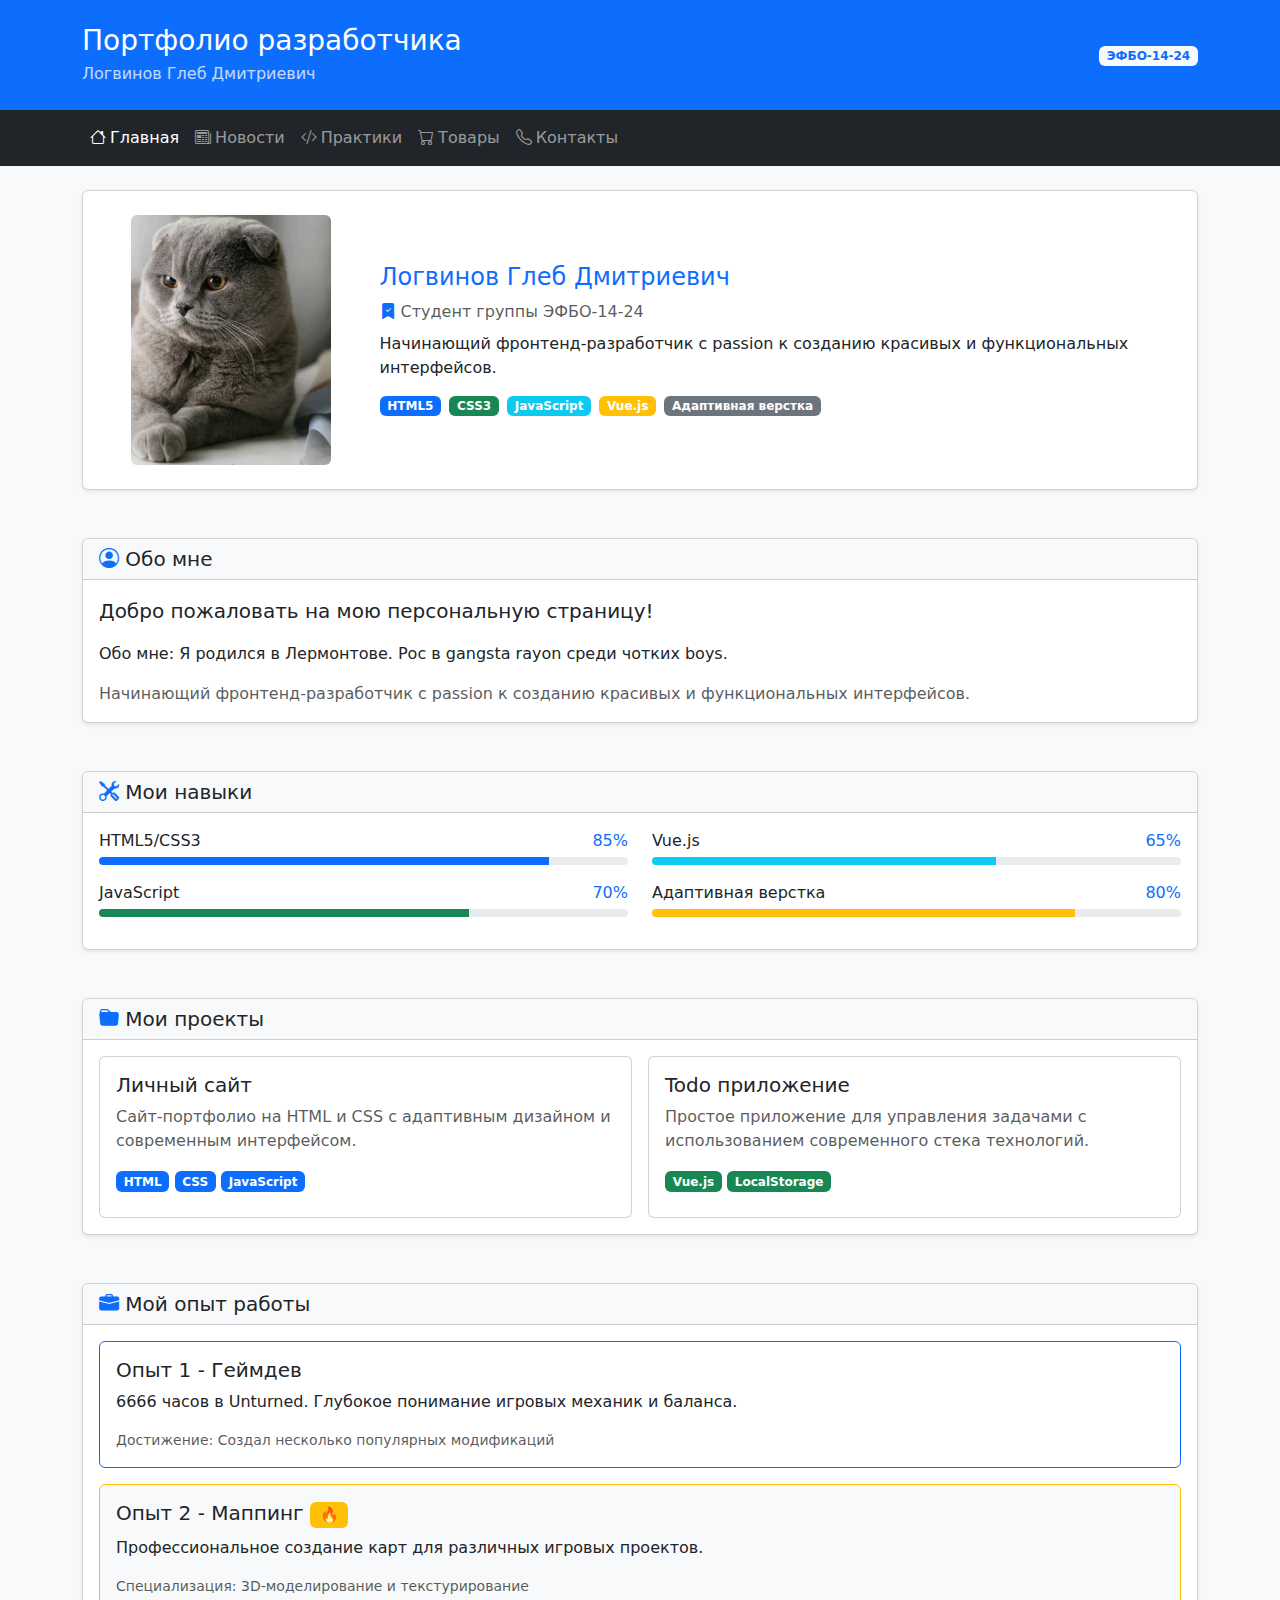
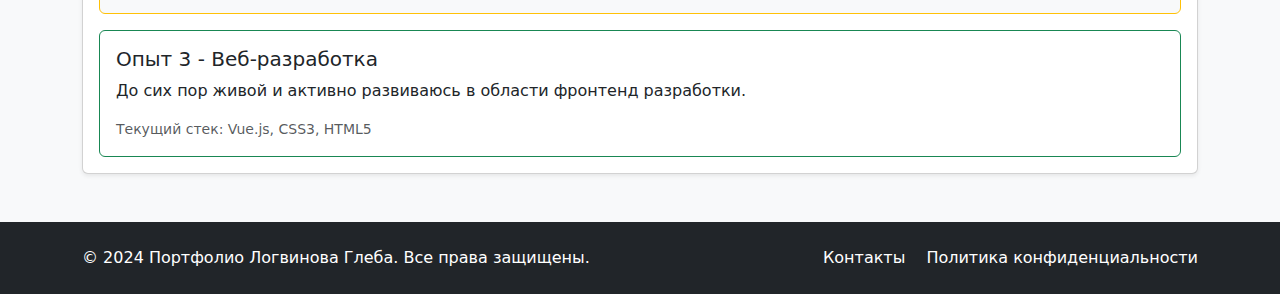
<file: index.html>
<!DOCTYPE html>
<html lang="ru">
<head>
    <meta charset="UTF-8">
    <meta name="viewport" content="width=device-width, initial-scale=1.0">
    <title>Главная - Портфолио</title>
    <link href="https://cdn.jsdelivr.net/npm/bootstrap@5.3.2/dist/css/bootstrap.min.css" rel="stylesheet">
    <link rel="stylesheet" href="https://cdn.jsdelivr.net/npm/bootstrap-icons@1.11.1/font/bootstrap-icons.css">
    <link rel="icon" href="images/favicon.ico" type="image/x-icon">
</head>
<body class="bg-light">
    <div class="container-fluid p-0">
        <!-- Header -->
        <header class="bg-primary text-white py-4">
            <div class="container">
                <div class="row align-items-center">
                    <div class="col">
                        <h1 class="h3 mb-1">Портфолио разработчика</h1>
                        <p class="mb-0 opacity-75">Логвинов Глеб Дмитриевич</p>
                    </div>
                    <div class="col-auto">
                        <span class="badge bg-light text-primary">ЭФБО-14-24</span>
                    </div>
                </div>
            </div>
        </header>

        <!-- Navigation -->
        <nav class="navbar navbar-expand-lg navbar-dark bg-dark">
            <div class="container">
                <button class="navbar-toggler" type="button" data-bs-toggle="collapse" data-bs-target="#navbarNav">
                    <span class="navbar-toggler-icon"></span>
                </button>
                <div class="collapse navbar-collapse" id="navbarNav">
                    <ul class="navbar-nav">
                        <li class="nav-item">
                            <a class="nav-link active" href="index.html">
                                <i class="bi bi-house me-1"></i>Главная
                            </a>
                        </li>
                        <li class="nav-item">
                            <a class="nav-link" href="pages/news.html">
                                <i class="bi bi-newspaper me-1"></i>Новости
                            </a>
                        </li>
                        <li class="nav-item">
                            <a class="nav-link" href="pages/practices.html">
                                <i class="bi bi-code-slash me-1"></i>Практики
                            </a>
                        </li>
                        <li class="nav-item">
                            <a class="nav-link" href="pages/goods.html">
                                <i class="bi bi-cart me-1"></i>Товары
                            </a>
                        </li>
                        <li class="nav-item">
                            <a class="nav-link" href="pages/contacts.html">
                                <i class="bi bi-telephone me-1"></i>Контакты
                            </a>
                        </li>
                    </ul>
                </div>
            </div>
        </nav>

        <!-- Main Content -->
        <main class="container my-4">
            <!-- Profile Section -->
            <section class="mb-5">
                <div class="card shadow-sm">
                    <div class="card-body p-4">
                        <div class="row align-items-center">
                            <div class="col-md-3 text-center mb-3 mb-md-0">
                                <img src="images/ff.png" alt="Фото автора" class="img-fluid rounded" style="width: 200px; height: 250px; object-fit: cover;">
                            </div>
                            <div class="col-md-9">
                                <h2 class="card-title h4 text-primary">Логвинов Глеб Дмитриевич</h2>
                                <p class="card-text text-muted mb-2">
                                    <i class="bi bi-bookmark-check-fill text-primary"></i>
                                    Студент группы ЭФБО-14-24
                                </p>
                                <p class="card-text">
                                    Начинающий фронтенд-разработчик с passion к созданию красивых и функциональных интерфейсов.
                                </p>
                                <div class="d-flex gap-2 flex-wrap">
                                    <span class="badge bg-primary">HTML5</span>
                                    <span class="badge bg-success">CSS3</span>
                                    <span class="badge bg-info">JavaScript</span>
                                    <span class="badge bg-warning">Vue.js</span>
                                    <span class="badge bg-secondary">Адаптивная верстка</span>
                                </div>
                            </div>
                        </div>
                    </div>
                </div>
            </section>

            <!-- About Section -->
            <section class="mb-5">
                <div class="card shadow-sm">
                    <div class="card-header bg-light">
                        <h3 class="card-title h5 mb-0">
                            <i class="bi bi-person-circle text-primary"></i>
                            Обо мне
                        </h3>
                    </div>
                    <div class="card-body">
                        <p class="card-text lead">
                            Добро пожаловать на мою персональную страницу!
                        </p>
                        <p class="card-text">
                            Обо мне: Я родился в Лермонтове. Рос в gangsta rayon среди чотких boys.
                        </p>
                        <p class="card-text text-muted">
                            Начинающий фронтенд-разработчик с passion к созданию красивых и функциональных интерфейсов.
                        </p>
                    </div>
                </div>
            </section>

            <!-- Skills Section -->
            <section class="mb-5">
                <div class="card shadow-sm">
                    <div class="card-header bg-light">
                        <h3 class="card-title h5 mb-0">
                            <i class="bi bi-tools text-primary"></i>
                            Мои навыки
                        </h3>
                    </div>
                    <div class="card-body">
                        <div class="row">
                            <div class="col-md-6">
                                <div class="mb-3">
                                    <div class="d-flex justify-content-between mb-1">
                                        <span>HTML5/CSS3</span>
                                        <span class="text-primary">85%</span>
                                    </div>
                                    <div class="progress" style="height: 8px;">
                                        <div class="progress-bar bg-primary" style="width: 85%"></div>
                                    </div>
                                </div>
                                <div class="mb-3">
                                    <div class="d-flex justify-content-between mb-1">
                                        <span>JavaScript</span>
                                        <span class="text-primary">70%</span>
                                    </div>
                                    <div class="progress" style="height: 8px;">
                                        <div class="progress-bar bg-success" style="width: 70%"></div>
                                    </div>
                                </div>
                            </div>
                            <div class="col-md-6">
                                <div class="mb-3">
                                    <div class="d-flex justify-content-between mb-1">
                                        <span>Vue.js</span>
                                        <span class="text-primary">65%</span>
                                    </div>
                                    <div class="progress" style="height: 8px;">
                                        <div class="progress-bar bg-info" style="width: 65%"></div>
                                    </div>
                                </div>
                                <div class="mb-3">
                                    <div class="d-flex justify-content-between mb-1">
                                        <span>Адаптивная верстка</span>
                                        <span class="text-primary">80%</span>
                                    </div>
                                    <div class="progress" style="height: 8px;">
                                        <div class="progress-bar bg-warning" style="width: 80%"></div>
                                    </div>
                                </div>
                            </div>
                        </div>
                    </div>
                </div>
            </section>

            <!-- Projects Section -->
            <section class="mb-5">
                <div class="card shadow-sm">
                    <div class="card-header bg-light">
                        <h3 class="card-title h5 mb-0">
                            <i class="bi bi-folder-fill text-primary"></i>
                            Мои проекты
                        </h3>
                    </div>
                    <div class="card-body">
                        <div class="row g-3">
                            <div class="col-md-6">
                                <div class="card h-100">
                                    <div class="card-body">
                                        <h5 class="card-title">Личный сайт</h5>
                                        <p class="card-text text-muted">
                                            Сайт-портфолио на HTML и CSS с адаптивным дизайном и современным интерфейсом.
                                        </p>
                                        <div class="mb-2">
                                            <span class="badge bg-primary">HTML</span>
                                            <span class="badge bg-primary">CSS</span>
                                            <span class="badge bg-primary">JavaScript</span>
                                        </div>
                                    </div>
                                </div>
                            </div>
                            <div class="col-md-6">
                                <div class="card h-100">
                                    <div class="card-body">
                                        <h5 class="card-title">Todo приложение</h5>
                                        <p class="card-text text-muted">
                                            Простое приложение для управления задачами с использованием современного стека технологий.
                                        </p>
                                        <div class="mb-2">
                                            <span class="badge bg-success">Vue.js</span>
                                            <span class="badge bg-success">LocalStorage</span>
                                        </div>
                                    </div>
                                </div>
                            </div>
                        </div>
                    </div>
                </div>
            </section>

            <!-- Experience Section -->
            <section class="mb-5">
                <div class="card shadow-sm">
                    <div class="card-header bg-light">
                        <h3 class="card-title h5 mb-0">
                            <i class="bi bi-briefcase-fill text-primary"></i>
                            Мой опыт работы
                        </h3>
                    </div>
                    <div class="card-body">
                        <div class="row g-3">
                            <div class="col-12">
                                <div class="card border-primary">
                                    <div class="card-body">
                                        <h5 class="card-title">Опыт 1 - Геймдев</h5>
                                        <p class="card-text">6666 часов в Unturned. Глубокое понимание игровых механик и баланса.</p>
                                        <p class="card-text text-muted small">Достижение: Создал несколько популярных модификаций</p>
                                    </div>
                                </div>
                            </div>
                            <div class="col-12">
                                <div class="card border-warning bg-light">
                                    <div class="card-body">
                                        <h5 class="card-title">Опыт 2 - Маппинг <span class="badge bg-warning text-dark">🔥</span></h5>
                                        <p class="card-text">Профессиональное создание карт для различных игровых проектов.</p>
                                        <p class="card-text text-muted small">Специализация: 3D-моделирование и текстурирование</p>
                                    </div>
                                </div>
                            </div>
                            <div class="col-12">
                                <div class="card border-success">
                                    <div class="card-body">
                                        <h5 class="card-title">Опыт 3 - Веб-разработка</h5>
                                        <p class="card-text">До сих пор живой и активно развиваюсь в области фронтенд разработки.</p>
                                        <p class="card-text text-muted small">Текущий стек: Vue.js, CSS3, HTML5</p>
                                    </div>
                                </div>
                            </div>
                        </div>
                    </div>
                </div>
            </section>
        </main>

        <!-- Footer -->
        <footer class="bg-dark text-white py-4 mt-5">
            <div class="container">
                <div class="row align-items-center">
                    <div class="col-md-6">
                        <p class="mb-0">&copy; 2024 Портфолио Логвинова Глеба. Все права защищены.</p>
                    </div>
                    <div class="col-md-6 text-md-end">
                        <a href="pages/contacts.html" class="text-white text-decoration-none me-3">Контакты</a>
                        <a href="#" class="text-white text-decoration-none">Политика конфиденциальности</a>
                    </div>
                </div>
            </div>
        </footer>
    </div>

    <script src="https://cdn.jsdelivr.net/npm/bootstrap@5.3.2/dist/js/bootstrap.bundle.min.js"></script>
</body>
</html>
</file>
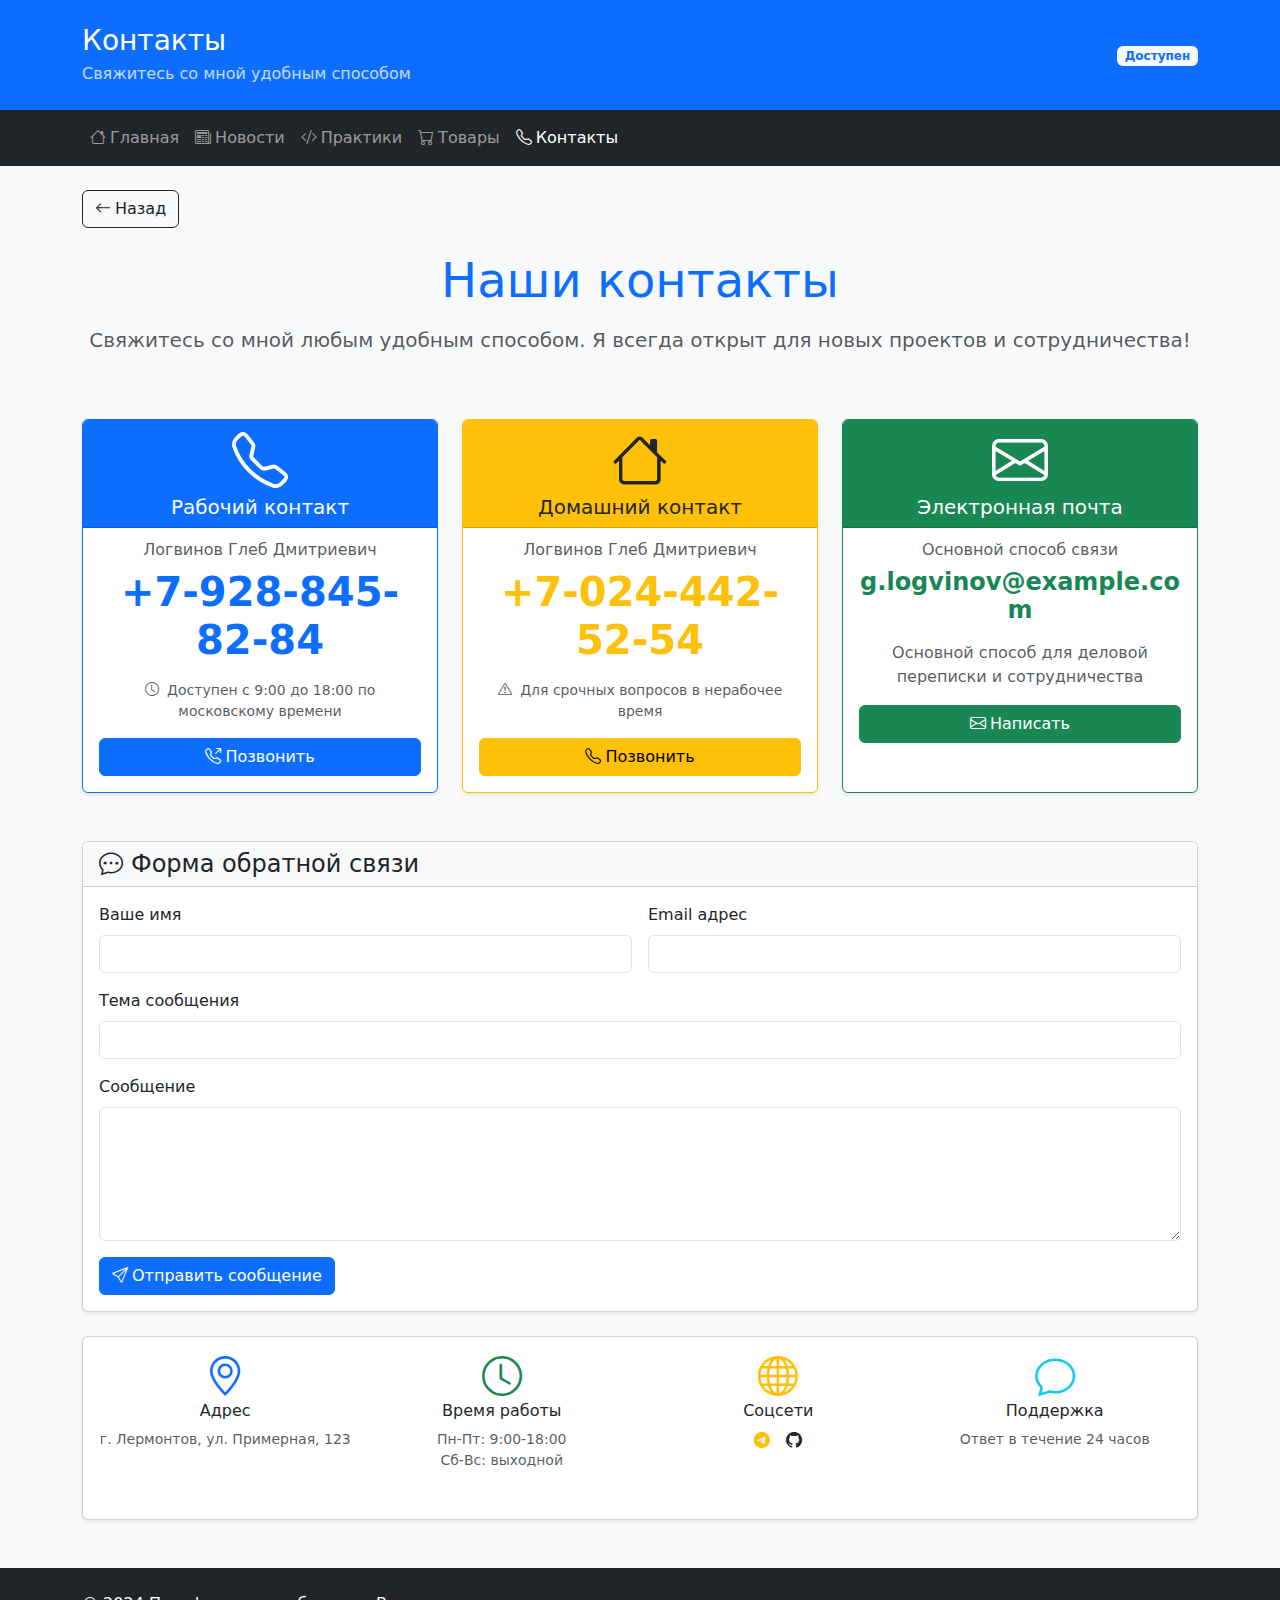
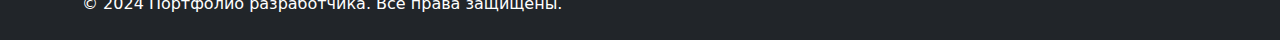
<file: pages/contacts.html>
<!DOCTYPE html>
<html lang="ru">
<head>
    <meta charset="UTF-8">
    <meta name="viewport" content="width=device-width, initial-scale=1.0">
    <title>Контакты - Портфолио</title>
    <link href="https://cdn.jsdelivr.net/npm/bootstrap@5.3.2/dist/css/bootstrap.min.css" rel="stylesheet">
    <link rel="stylesheet" href="https://cdn.jsdelivr.net/npm/bootstrap-icons@1.11.1/font/bootstrap-icons.css">
    <link rel="icon" href="../images/favicon.ico" type="image/x-icon">
</head>
<body class="bg-light">
    <div class="container-fluid p-0">
        <!-- Header -->
        <header class="bg-primary text-white py-4">
            <div class="container">
                <div class="row align-items-center">
                    <div class="col">
                        <h1 class="h3 mb-1">Контакты</h1>
                        <p class="mb-0 opacity-75">Свяжитесь со мной удобным способом</p>
                    </div>
                    <div class="col-auto">
                        <span class="badge bg-light text-primary">Доступен</span>
                    </div>
                </div>
            </div>
        </header>

        <!-- Navigation -->
        <nav class="navbar navbar-expand-lg navbar-dark bg-dark">
            <div class="container">
                <button class="navbar-toggler" type="button" data-bs-toggle="collapse" data-bs-target="#navbarNav">
                    <span class="navbar-toggler-icon"></span>
                </button>
                <div class="collapse navbar-collapse" id="navbarNav">
                    <ul class="navbar-nav">
                        <li class="nav-item">
                            <a class="nav-link" href="../index.html">
                                <i class="bi bi-house me-1"></i>Главная
                            </a>
                        </li>
                        <li class="nav-item">
                            <a class="nav-link" href="news.html">
                                <i class="bi bi-newspaper me-1"></i>Новости
                            </a>
                        </li>
                        <li class="nav-item">
                            <a class="nav-link" href="practices.html">
                                <i class="bi bi-code-slash me-1"></i>Практики
                            </a>
                        </li>
                        <li class="nav-item">
                            <a class="nav-link" href="goods.html">
                                <i class="bi bi-cart me-1"></i>Товары
                            </a>
                        </li>
                        <li class="nav-item">
                            <a class="nav-link active" href="contacts.html">
                                <i class="bi bi-telephone me-1"></i>Контакты
                            </a>
                        </li>
                    </ul>
                </div>
            </div>
        </nav>

        <!-- Main Content -->
        <main class="container my-4">
            <!-- Back Button -->
            <div class="row mb-4">
                <div class="col-12">
                    <button class="btn btn-outline-dark" onclick="history.back()">
                        <i class="bi bi-arrow-left me-1"></i>Назад
                    </button>
                </div>
            </div>

            <!-- Page Header -->
            <div class="row mb-5">
                <div class="col-12 text-center">
                    <h2 class="display-5 text-primary mb-3">Наши контакты</h2>
                    <p class="lead text-muted">Свяжитесь со мной любым удобным способом. Я всегда открыт для новых проектов и сотрудничества!</p>
                </div>
            </div>

            <!-- Contact Cards -->
            <div class="row g-4 mb-5">
                <!-- Work Contact -->
                <div class="col-md-6 col-lg-4">
                    <div class="card h-100 shadow-sm border-primary">
                        <div class="card-header bg-primary text-white text-center">
                            <i class="bi bi-telephone display-4 mb-2"></i>
                            <h5 class="card-title mb-0">Рабочий контакт</h5>
                        </div>
                        <div class="card-body text-center">
                            <h6 class="card-subtitle mb-2 text-muted">Логвинов Глеб Дмитриевич</h6>
                            <p class="card-text display-6 text-primary fw-bold">+7-928-845-82-84</p>
                            <p class="card-text text-muted small">
                                <i class="bi bi-clock me-1"></i>
                                Доступен с 9:00 до 18:00 по московскому времени
                            </p>
                            <a href="tel:+79288458284" class="btn btn-primary w-100">
                                <i class="bi bi-telephone-outbound me-1"></i>Позвонить
                            </a>
                        </div>
                    </div>
                </div>

                <!-- Home Contact -->
                <div class="col-md-6 col-lg-4">
                    <div class="card h-100 shadow-sm border-warning">
                        <div class="card-header bg-warning text-dark text-center">
                            <i class="bi bi-house display-4 mb-2"></i>
                            <h5 class="card-title mb-0">Домашний контакт</h5>
                        </div>
                        <div class="card-body text-center">
                            <h6 class="card-subtitle mb-2 text-muted">Логвинов Глеб Дмитриевич</h6>
                            <p class="card-text display-6 text-warning fw-bold">+7-024-442-52-54</p>
                            <p class="card-text text-muted small">
                                <i class="bi bi-exclamation-triangle me-1"></i>
                                Для срочных вопросов в нерабочее время
                            </p>
                            <a href="tel:+70244425254" class="btn btn-warning w-100">
                                <i class="bi bi-telephone me-1"></i>Позвонить
                            </a>
                        </div>
                    </div>
                </div>

                <!-- Email Contact -->
                <div class="col-md-6 col-lg-4">
                    <div class="card h-100 shadow-sm border-success">
                        <div class="card-header bg-success text-white text-center">
                            <i class="bi bi-envelope display-4 mb-2"></i>
                            <h5 class="card-title mb-0">Электронная почта</h5>
                        </div>
                        <div class="card-body text-center">
                            <h6 class="card-subtitle mb-2 text-muted">Основной способ связи</h6>
                            <p class="card-text display-6 text-success fw-bold fs-4">g.logvinov@example.com</p>
                            <p class="card-text text-muted">
                                Основной способ для деловой переписки и сотрудничества
                            </p>
                            <a href="mailto:g.logvinov@example.com" class="btn btn-success w-100">
                                <i class="bi bi-envelope me-1"></i>Написать
                            </a>
                        </div>
                    </div>
                </div>
            </div>

            <!-- Contact Form -->
            <div class="row">
                <div class="col-12">
                    <div class="card shadow-sm">
                        <div class="card-header bg-light">
                            <h4 class="card-title mb-0">
                                <i class="bi bi-chat-dots me-2"></i>Форма обратной связи
                            </h4>
                        </div>
                        <div class="card-body">
                            <form id="contactForm">
                                <div class="row g-3">
                                    <div class="col-md-6">
                                        <label for="name" class="form-label">Ваше имя</label>
                                        <input type="text" class="form-control" id="name" required>
                                    </div>
                                    <div class="col-md-6">
                                        <label for="email" class="form-label">Email адрес</label>
                                        <input type="email" class="form-control" id="email" required>
                                    </div>
                                    <div class="col-12">
                                        <label for="subject" class="form-label">Тема сообщения</label>
                                        <input type="text" class="form-control" id="subject" required>
                                    </div>
                                    <div class="col-12">
                                        <label for="message" class="form-label">Сообщение</label>
                                        <textarea class="form-control" id="message" rows="5" required></textarea>
                                    </div>
                                    <div class="col-12">
                                        <button type="submit" class="btn btn-primary">
                                            <i class="bi bi-send me-1"></i>Отправить сообщение
                                        </button>
                                    </div>
                                </div>
                            </form>
                        </div>
                    </div>
                </div>
            </div>

            <!-- Additional Info -->
            <div class="row mt-4">
                <div class="col-12">
                    <div class="card shadow-sm">
                        <div class="card-body">
                            <div class="row text-center">
                                <div class="col-md-3 mb-3">
                                    <i class="bi bi-geo-alt display-6 text-primary mb-2"></i>
                                    <h6>Адрес</h6>
                                    <p class="text-muted small">г. Лермонтов, ул. Примерная, 123</p>
                                </div>
                                <div class="col-md-3 mb-3">
                                    <i class="bi bi-clock display-6 text-success mb-2"></i>
                                    <h6>Время работы</h6>
                                    <p class="text-muted small">Пн-Пт: 9:00-18:00<br>Сб-Вс: выходной</p>
                                </div>
                                <div class="col-md-3 mb-3">
                                    <i class="bi bi-globe display-6 text-warning mb-2"></i>
                                    <h6>Соцсети</h6>
                                    <div class="d-flex justify-content-center gap-2">
                                        <a href="#" class="text-warning"><i class="bi bi-telegram"></i></a>
                                        <a href="#" class="text-primary"><i class="bi bi-vk"></i></a>
                                        <a href="#" class="text-dark"><i class="bi bi-github"></i></a>
                                    </div>
                                </div>
                                <div class="col-md-3 mb-3">
                                    <i class="bi bi-chat display-6 text-info mb-2"></i>
                                    <h6>Поддержка</h6>
                                    <p class="text-muted small">Ответ в течение 24 часов</p>
                                </div>
                            </div>
                        </div>
                    </div>
                </div>
            </div>
        </main>

        <!-- Footer -->
        <footer class="bg-dark text-white py-4 mt-5">
            <div class="container">
                <div class="row align-items-center">
                    <div class="col-md-6">
                        <p class="mb-0">&copy; 2024 Портфолио разработчика. Все права защищены.</p>
                    </div>
                    <div class="col-md-6 text-md-end">
                        <a href="contacts.html" class="text-white text-decoration-none me-
</file>
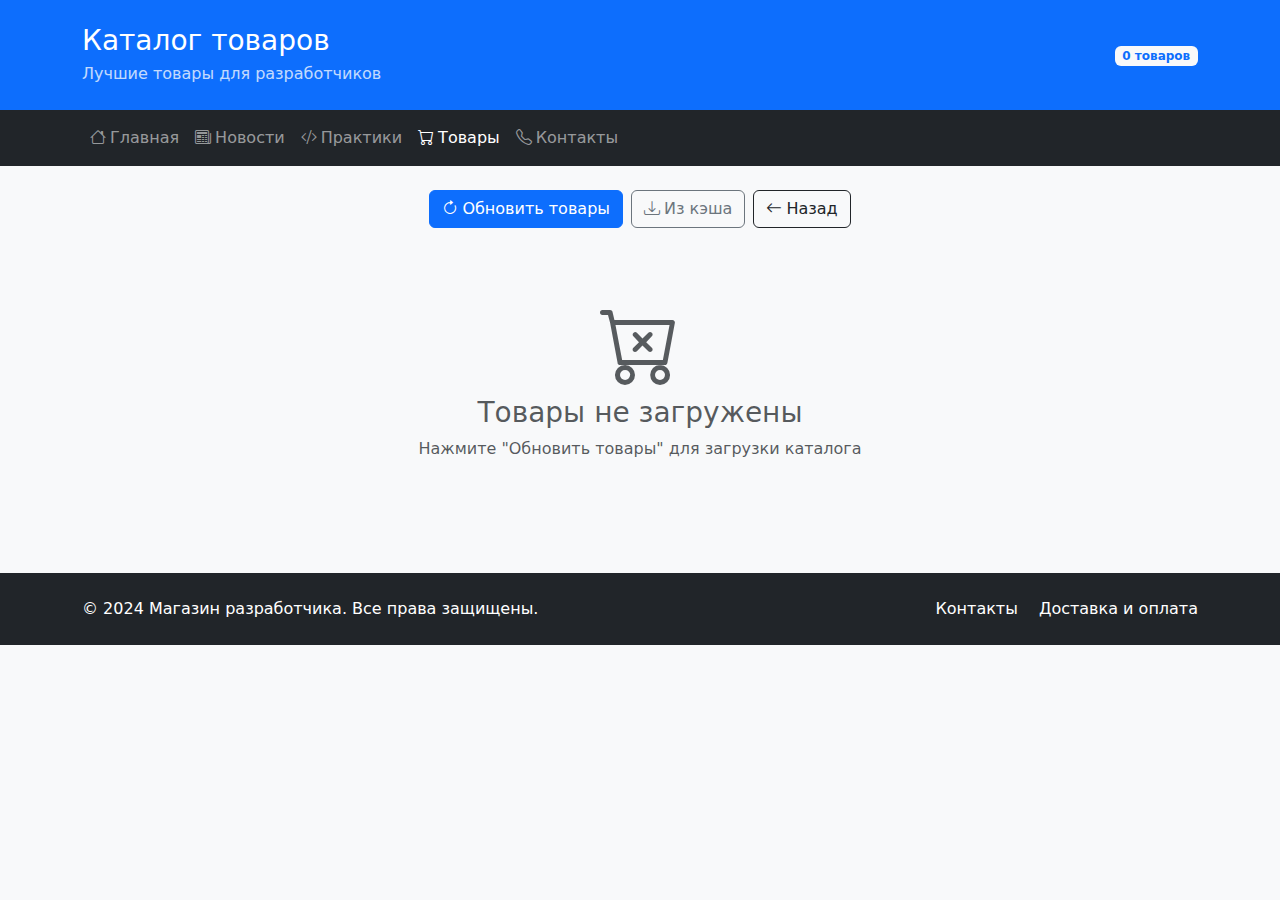
<file: pages/goods.html>
<!DOCTYPE html>
<html lang="ru">
<head>
    <meta charset="UTF-8">
    <meta name="viewport" content="width=device-width, initial-scale=1.0">
    <title>Товары - Портфолио</title>
    <link href="https://cdn.jsdelivr.net/npm/bootstrap@5.3.2/dist/css/bootstrap.min.css" rel="stylesheet">
    <link rel="stylesheet" href="https://cdn.jsdelivr.net/npm/bootstrap-icons@1.11.1/font/bootstrap-icons.css">
    <link rel="icon" href="../images/favicon.ico" type="image/x-icon">
</head>
<body class="bg-light">
    <div class="container-fluid p-0">
        <!-- Header -->
        <header class="bg-primary text-white py-4">
            <div class="container">
                <div class="row align-items-center">
                    <div class="col">
                        <h1 class="h3 mb-1">Каталог товаров</h1>
                        <p class="mb-0 opacity-75">Лучшие товары для разработчиков</p>
                    </div>
                    <div class="col-auto">
                        <span class="badge bg-light text-primary" id="cartBadge">0 товаров</span>
                    </div>
                </div>
            </div>
        </header>

        <!-- Navigation -->
        <nav class="navbar navbar-expand-lg navbar-dark bg-dark">
            <div class="container">
                <button class="navbar-toggler" type="button" data-bs-toggle="collapse" data-bs-target="#navbarNav">
                    <span class="navbar-toggler-icon"></span>
                </button>
                <div class="collapse navbar-collapse" id="navbarNav">
                    <ul class="navbar-nav">
                        <li class="nav-item">
                            <a class="nav-link" href="../index.html">
                                <i class="bi bi-house me-1"></i>Главная
                            </a>
                        </li>
                        <li class="nav-item">
                            <a class="nav-link" href="news.html">
                                <i class="bi bi-newspaper me-1"></i>Новости
                            </a>
                        </li>
                        <li class="nav-item">
                            <a class="nav-link" href="practices.html">
                                <i class="bi bi-code-slash me-1"></i>Практики
                            </a>
                        </li>
                        <li class="nav-item">
                            <a class="nav-link active" href="goods.html">
                                <i class="bi bi-cart me-1"></i>Товары
                            </a>
                        </li>
                        <li class="nav-item">
                            <a class="nav-link" href="contacts.html">
                                <i class="bi bi-telephone me-1"></i>Контакты
                            </a>
                        </li>
                    </ul>
                </div>
            </div>
        </nav>

        <!-- Main Content -->
        <main class="container my-4">
            <!-- Controls -->
            <div class="row mb-4">
                <div class="col-12">
                    <div class="d-flex gap-2 flex-wrap justify-content-center">
                        <button class="btn btn-primary" onclick="loadProducts()" id="loadBtn">
                            <i class="bi bi-arrow-clockwise me-1"></i>Обновить товары
                        </button>
                        <button class="btn btn-outline-secondary" onclick="loadProductsFromCache()">
                            <i class="bi bi-download me-1"></i>Из кэша
                        </button>
                        <button class="btn btn-outline-dark" onclick="history.back()">
                            <i class="bi bi-arrow-left me-1"></i>Назад
                        </button>
                    </div>
                </div>
            </div>

            <!-- Messages -->
            <div id="messages"></div>

            <!-- Loading Skeleton -->
            <div id="loadingSkeleton" class="d-none">
                <div class="row">
                    <div class="col-md-3 mb-4">
                        <div class="card">
                            <div class="card-img-top skeleton" style="height: 200px;"></div>
                            <div class="card-body">
                                <div class="skeleton-text mb-2"></div>
                                <div class="skeleton-text short"></div>
                            </div>
                        </div>
                    </div>
                    <!-- Repeat 7 more times for 8 products -->
                </div>
            </div>

            <!-- Products Grid -->
            <div class="row" id="productsGrid">
                <div class="col-12 text-center py-5">
                    <i class="bi bi-cart-x display-1 text-muted mb-3"></i>
                    <h3 class="text-muted">Товары не загружены</h3>
                    <p class="text-muted">Нажмите "Обновить товары" для загрузки каталога</p>
                </div>
            </div>
        </main>

        <!-- Footer -->
        <footer class="bg-dark text-white py-4 mt-5">
            <div class="container">
                <div class="row align-items-center">
                    <div class="col-md-6">
                        <p class="mb-0">&copy; 2024 Магазин разработчика. Все права защищены.</p>
                    </div>
                    <div class="col-md-6 text-md-end">
                        <a href="contacts.html" class="text-white text-decoration-none me-3">Контакты</a>
                        <a href="#" class="text-white text-decoration-none">Доставка и оплата</a>
                    </div>
                </div>
            </div>
        </footer>
    </div>

    <script src="https://cdn.jsdelivr.net/npm/bootstrap@5.3.2/dist/js/bootstrap.bundle.min.js"></script>
    <script>
        let cartCount = 0;
        let products = [];

        // Skeleton styles
        const skeletonStyles = `
            <style>
                .skeleton {
                    background: linear-gradient(90deg, #f0f0f0 25%, #e0e0e0 50%, #f0f0f0 75%);
                    background-size: 200% 100%;
                    animation: loading 1.5s infinite;
                    border-radius: 0.375rem;
                }
                .skeleton-text {
                    height: 20px;
                    background: linear-gradient(90deg, #f0f0f0 25%, #e0e0e0 50%, #f0f0f0 75%);
                    background-size: 200% 100%;
                    animation: loading 1.5s infinite;
                    border-radius: 4px;
                    margin-bottom: 10px;
                }
                .skeleton-text.short {
                    width: 60%;
                    margin: 0 auto 10px;
                }
                @keyframes loading {
                    0% { background-position: 200% 0; }
                    100% { background-position: -200% 0; }
                }
            </style>
        `;
        document.head.insertAdjacentHTML('beforeend', skeletonStyles);

        function showMessage(message, type = 'info') {
            const messagesDiv = document.getElementById('messages');
            const alertClass = type === 'error' ? 'alert-danger' : type === 'success' ? 'alert-success' : 'alert-info';
            
            messagesDiv.innerHTML = `
                <div class="alert ${alertClass} alert-dismissible fade show" role="alert">
                    ${message}
                    <button type="button" class="btn-close" data-bs-dismiss="alert"></button>
                </div>
            `;
        }

        function updateCartBadge() {
            document.getElementById('cartBadge').textContent = `${cartCount} товар(ов)`;
            localStorage.setItem('cartCount', cartCount);
        }

        function formatPrice(price) {
            return new Intl.NumberFormat('ru-RU', {
                style: 'currency',
                currency: 'USD'
            }).format(price);
        }

        function showLoadingSkeleton() {
            document.getElementById('loadingSkeleton').classList.remove('d-none');
            document.getElementById('productsGrid').innerHTML = '';
            
            const skeletonHTML = Array(8).fill(0).map(() => `
                <div class="col-md-3 mb-4">
                    <div class="card h-100">
                        <div class="card-img-top skeleton" style="height: 200px;"></div>
                        <div class="card-body">
                            <div class="skeleton-text mb-2"></div>
                            <div class="skeleton-text mb-3"></div>
                            <div class="skeleton-text short mb-2"></div>
                            <div class="skeleton-text" style="height: 40px;"></div>
                        </div>
                    </div>
                </div>
            `).join('');
            
            document.getElementById('loadingSkeleton').innerHTML = `<div class="row">${skeletonHTML}</div>`;
        }

        function hideLoadingSkeleton() {
            document.getElementById('loadingSkeleton').classList.add('d-none');
        }

        function renderProducts(productsArray) {
            const grid = document.getElementById('productsGrid');
            
            if (!productsArray || productsArray.length === 0) {
                grid.innerHTML = `
                    <div class="col-12 text-center py-5">
                        <i class="bi bi-cart-x display-1 text-muted mb-3"></i>
                        <h3 class="text-muted">Товары не найдены</h3>
                        <p class="text-muted">Попробуйте обновить страницу или загрузить из кэша</p>
                    </div>
                `;
                return;
            }

            grid.innerHTML = productsArray.map(product => `
                <div class="col-md-3 mb-4">
                    <div class="card h-100 shadow-sm">
                        <img src="${product.image}" 
                             class="card-img-top" 
                             alt="${product.name}"
                             style="height: 200px; object-fit: contain; padding: 10px;"
                             onerror="this.src='https://via.placeholder.com/300x200/667eea/ffffff?text=No+Image'">
                        <div class="card-body d-flex flex-column">
                            <h5 class="card-title">${product.name}</h5>
                            <p class="card-text text-primary fw-bold fs-5">${formatPrice(product.price)}</p>
                            <div class="mt-auto">
                                <button class="btn btn-primary w-100" onclick="addToCart(${product.id})">
                                    <i class="bi bi-cart-plus me-1"></i>В корзину
                                </button>
                            </div>
                        </div>
                    </div>
                </div>
            `).join('');
        }

        async function loadProducts() {
            const loadBtn = document.getElementById('loadBtn');
            loadBtn.disabled = true;
            loadBtn.innerHTML = '<i class="bi bi-arrow-clockwise me-1"></i>Загрузка...';

            showLoadingSkeleton();
            showMessage('Загружаем товары...', 'info');

            try {
                const response = await fetch('https://fakestoreapi.com/products?limit=8');
                
                if (!response.ok) {
                    throw new Error(`Ошибка HTTP: ${response.status}`);
                }
                
                const data = await response.json();
                
                if (!data || data.length === 0) {
                    throw new Error('Получен пустой список товаров');
                }

                products = data.map(item => ({
                    id: item.id,
                    name: item.title && item.title.length > 50 ? item.title.substring(0, 50) + '...' : item.title,
                    price: item.price,
                    image: item.image
                }));

                cacheProducts(products);
                renderProducts(products);
                showMessage(`Успешно загружено ${products.length} товаров`, 'success');
                
            } catch (error) {
                console.error('Ошибка загрузки:', error);
                showMessage(`Ошибка загрузки: ${error.message}`, 'error');
                
                // Пробуем загрузить из кэша
                const cached = getCachedProducts();
                if (cached.length > 0) {
                    products = cached;
                    renderProducts(products);
                    showMessage('Загружены кэшированные товары', 'info');
                }
            } finally {
                hideLoadingSkeleton();
                loadBtn.disabled = false;
                loadBtn.innerHTML = '<i class="bi bi-arrow-clockwise me-1"></i>Обновить товары';
            }
        }

        function loadProductsFromCache() {
            const cachedProducts = getCachedProducts();
            if (cachedProducts.length > 0) {
                products = cachedProducts;
                renderProducts(products);
                showMessage(`Загружено ${cachedProducts.length} товаров из кэша`, 'success');
            } else {
                showMessage('В кэше нет данных. Сначала загрузите товары.', 'error');
            }
        }

        function cacheProducts(productsArray) {
            try {
                localStorage.setItem('cachedProducts', JSON.stringify({
                    data: productsArray,
                    timestamp: Date.now()
                }));
            } catch (e) {
                console.warn('Не удалось сохранить в кэш:', e);
            }
        }

        function getCachedProducts() {
            try {
                const cached = localStorage.getItem('cachedProducts');
                if (cached) {
                    const { data, timestamp } = JSON.parse(cached);
                    // Используем кэш только если он свежее 24 часов
                    if (Date.now() - timestamp < 24 * 60 * 60 * 1000) {
                        return data;
                    }
                }
            } catch (e) {
                console.warn('Ошибка чтения кэша:', e);
            }
            return [];
        }

        function addToCart(productId) {
            const product = products.find(p => p.id === productId);
            if (!product) return;

            cartCount++;
            updateCartBadge();
            
            // Показываем уведомление
            const toast = document.createElement('div');
            toast.className = 'position-fixed top-0 end-0 p-3';
            toast.style.zIndex = '1000';
            toast.innerHTML = `
                <div class="toast show" role="alert">
                    <div class="toast-header">
                        <i class="bi bi-cart-check text-success me-2"></i>
                        <strong class="me-auto">Корзина</strong>
                        <button type="button" class="btn-close" onclick="this.parentElement.parentElement.parentElement.remove()"></button>
                    </div>
                    <div class="toast-body">
                        Товар "${product.name}" добавлен в корзину!
                    </div>
                </div>
            `;
            document.body.appendChild(toast);
            
            // Автоматически удаляем уведомление через 3 секунды
            setTimeout(() => {
                if (toast.parentNode) {
                    toast.parentNode.removeChild(toast);
                }
            }, 3000);
        }

        // Инициализация при загрузке страницы
        document.addEventListener('DOMContentLoaded', function() {
            // Восстанавливаем счетчик корзины
            const savedCartCount = localStorage.getItem('cartCount');
            if (savedCartCount) {
                cartCount = parseInt(savedCartCount);
                updateCartBadge();
            }

            // Пытаемся загрузить из кэша
            const cachedProducts = getCachedProducts();
            if (cachedProducts.length > 0) {
                products = cachedProducts;
                renderProducts(products);
            }
        });
    </script>
</body>
</html>
</file>
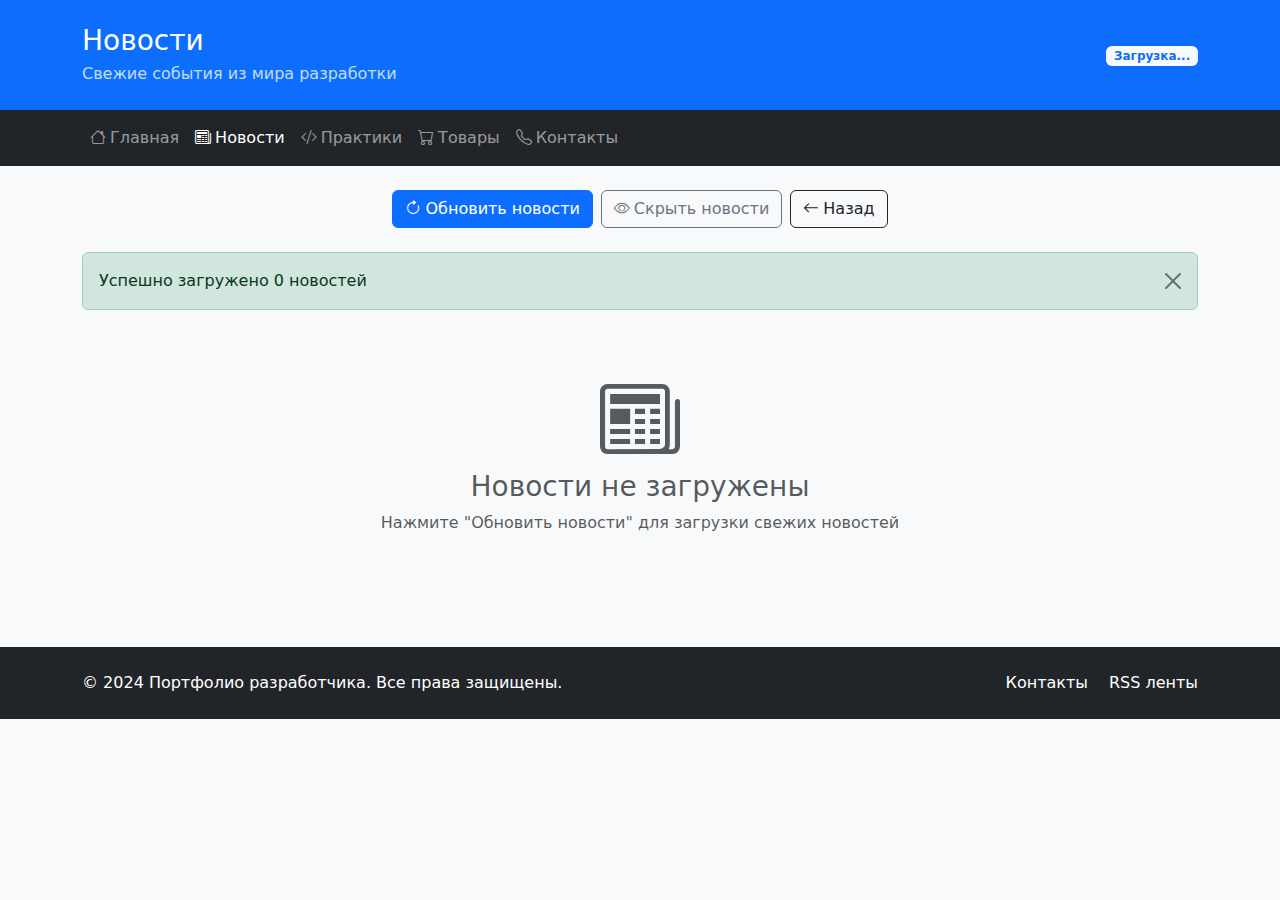
<file: pages/news.html>
<!DOCTYPE html>
<html lang="ru">
<head>
    <meta charset="UTF-8">
    <meta name="viewport" content="width=device-width, initial-scale=1.0">
    <title>Новости - Портфолио</title>
    <link href="https://cdn.jsdelivr.net/npm/bootstrap@5.3.2/dist/css/bootstrap.min.css" rel="stylesheet">
    <link rel="stylesheet" href="https://cdn.jsdelivr.net/npm/bootstrap-icons@1.11.1/font/bootstrap-icons.css">
    <link rel="icon" href="../images/favicon.ico" type="image/x-icon">
</head>
<body class="bg-light">
    <div class="container-fluid p-0">
        <!-- Header -->
        <header class="bg-primary text-white py-4">
            <div class="container">
                <div class="row align-items-center">
                    <div class="col">
                        <h1 class="h3 mb-1">Новости</h1>
                        <p class="mb-0 opacity-75">Свежие события из мира разработки</p>
                    </div>
                    <div class="col-auto">
                        <span class="badge bg-light text-primary" id="newsCount">Загрузка...</span>
                    </div>
                </div>
            </div>
        </header>

        <!-- Navigation -->
        <nav class="navbar navbar-expand-lg navbar-dark bg-dark">
            <div class="container">
                <button class="navbar-toggler" type="button" data-bs-toggle="collapse" data-bs-target="#navbarNav">
                    <span class="navbar-toggler-icon"></span>
                </button>
                <div class="collapse navbar-collapse" id="navbarNav">
                    <ul class="navbar-nav">
                        <li class="nav-item">
                            <a class="nav-link" href="../index.html">
                                <i class="bi bi-house me-1"></i>Главная
                            </a>
                        </li>
                        <li class="nav-item">
                            <a class="nav-link active" href="news.html">
                                <i class="bi bi-newspaper me-1"></i>Новости
                            </a>
                        </li>
                        <li class="nav-item">
                            <a class="nav-link" href="practices.html">
                                <i class="bi bi-code-slash me-1"></i>Практики
                            </a>
                        </li>
                        <li class="nav-item">
                            <a class="nav-link" href="goods.html">
                                <i class="bi bi-cart me-1"></i>Товары
                            </a>
                        </li>
                        <li class="nav-item">
                            <a class="nav-link" href="contacts.html">
                                <i class="bi bi-telephone me-1"></i>Контакты
                            </a>
                        </li>
                    </ul>
                </div>
            </div>
        </nav>

        <!-- Main Content -->
        <main class="container my-4">
            <!-- Controls -->
            <div class="row mb-4">
                <div class="col-12">
                    <div class="d-flex gap-2 flex-wrap justify-content-center">
                        <button class="btn btn-primary" onclick="loadNews()" id="loadNewsBtn">
                            <i class="bi bi-arrow-clockwise me-1"></i>Обновить новости
                        </button>
                        <button class="btn btn-outline-secondary" onclick="toggleNews()" id="toggleNewsBtn">
                            <i class="bi bi-eye me-1"></i>Скрыть новости
                        </button>
                        <button class="btn btn-outline-dark" onclick="history.back()">
                            <i class="bi bi-arrow-left me-1"></i>Назад
                        </button>
                    </div>
                </div>
            </div>

            <!-- Messages -->
            <div id="messages"></div>

            <!-- Loading Skeleton -->
            <div id="loadingSkeleton" class="d-none">
                <div class="row">
                    <div class="col-md-6 mb-4">
                        <div class="card">
                            <div class="card-img-top skeleton" style="height: 200px;"></div>
                            <div class="card-body">
                                <div class="skeleton-text mb-2"></div>
                                <div class="skeleton-text mb-3"></div>
                                <div class="skeleton-text short mb-2"></div>
                                <div class="skeleton-text" style="height: 40px;"></div>
                            </div>
                        </div>
                    </div>
                    <!-- Repeat for more news items -->
                </div>
            </div>

            <!-- News Grid -->
            <div class="row" id="newsGrid">
                <div class="col-12 text-center py-5">
                    <i class="bi bi-newspaper display-1 text-muted mb-3"></i>
                    <h3 class="text-muted">Новости не загружены</h3>
                    <p class="text-muted">Нажмите "Обновить новости" для загрузки свежих новостей</p>
                </div>
            </div>
        </main>

        <!-- Footer -->
        <footer class="bg-dark text-white py-4 mt-5">
            <div class="container">
                <div class="row align-items-center">
                    <div class="col-md-6">
                        <p class="mb-0">&copy; 2024 Портфолио разработчика. Все права защищены.</p>
                    </div>
                    <div class="col-md-6 text-md-end">
                        <a href="contacts.html" class="text-white text-decoration-none me-3">Контакты</a>
                        <a href="#" class="text-white text-decoration-none">RSS ленты</a>
                    </div>
                </div>
            </div>
        </footer>
    </div>

    <script src="https://cdn.jsdelivr.net/npm/bootstrap@5.3.2/dist/js/bootstrap.bundle.min.js"></script>
    <script>
        let news = [];
        let showNews = true;

        // Skeleton styles
        const skeletonStyles = `
            <style>
                .skeleton {
                    background: linear-gradient(90deg, #f0f0f0 25%, #e0e0e0 50%, #f0f0f0 75%);
                    background-size: 200% 100%;
                    animation: loading 1.5s infinite;
                    border-radius: 0.375rem;
                }
                .skeleton-text {
                    height: 20px;
                    background: linear-gradient(90deg, #f0f0f0 25%, #e0e0e0 50%, #f0f0f0 75%);
                    background-size: 200% 100%;
                    animation: loading 1.5s infinite;
                    border-radius: 4px;
                    margin-bottom: 10px;
                }
                .skeleton-text.short {
                    width: 60%;
                    margin: 0 auto 10px;
                }
                @keyframes loading {
                    0% { background-position: 200% 0; }
                    100% { background-position: -200% 0; }
                }
            </style>
        `;
        document.head.insertAdjacentHTML('beforeend', skeletonStyles);

        function showMessage(message, type = 'info') {
            const messagesDiv = document.getElementById('messages');
            const alertClass = type === 'error' ? 'alert-danger' : type === 'success' ? 'alert-success' : 'alert-info';
            
            messagesDiv.innerHTML = `
                <div class="alert ${alertClass} alert-dismissible fade show" role="alert">
                    ${message}
                    <button type="button" class="btn-close" data-bs-dismiss="alert"></button>
                </div>
            `;
        }

        function showLoadingSkeleton() {
            document.getElementById('loadingSkeleton').classList.remove('d-none');
            document.getElementById('newsGrid').innerHTML = '';
            
            const skeletonHTML = Array(6).fill(0).map(() => `
                <div class="col-md-6 mb-4">
                    <div class="card h-100">
                        <div class="card-img-top skeleton" style="height: 200px;"></div>
                        <div class="card-body">
                            <div class="skeleton-text mb-2"></div>
                            <div class="skeleton-text mb-3"></div>
                            <div class="skeleton-text short mb-2"></div>
                            <div class="skeleton-text" style="height: 40px;"></div>
                        </div>
                    </div>
                </div>
            `).join('');
            
            document.getElementById('loadingSkeleton').innerHTML = `<div class="row">${skeletonHTML}</div>`;
        }

        function hideLoadingSkeleton() {
            document.getElementById('loadingSkeleton').classList.add('d-none');
        }

        function renderNews() {
            const grid = document.getElementById('newsGrid');
            const toggleBtn = document.getElementById('toggleNewsBtn');
            
            if (!showNews) {
                grid.innerHTML = `
                    <div class="col-12 text-center py-5">
                        <i class="bi bi-eye-slash display-1 text-muted mb-3"></i>
                        <h3 class="text-muted">Новости скрыты</h3>
                        <p class="text-muted">Нажмите "Показать новости" для отображения</p>
                    </div>
                `;
                toggleBtn.innerHTML = '<i class="bi bi-eye me-1"></i>Показать новости';
                return;
            }

            if (!news || news.length === 0) {
                grid.innerHTML = `
                    <div class="col-12 text-center py-5">
                        <i class="bi bi-newspaper display-1 text-muted mb-3"></i>
                        <h3 class="text-muted">Новости не загружены</h3>
                        <p class="text-muted">Нажмите "Обновить новости" для загрузки свежих новостей</p>
                    </div>
                `;
                return;
            }

            grid.innerHTML = news.map(item => `
                <div class="col-md-6 mb-4">
                    <div class="card h-100 shadow-sm">
                        <img src="${item.image || 'https://picsum.photos/seed/news/400/250'}" 
                             class="card-img-top" 
                             alt="${item.title}"
                             style="height: 200px; object-fit: cover;"
                             onerror="this.src='https://picsum.photos/seed/fallback/400/250'">
                        <div class="card-body d-flex flex-column">
                            <h5 class="card-title">${item.title}</h5>
                            <p class="card-text flex-grow-1">${item.description}</p>
                            <div class="mt-auto">
                                <div class="d-flex justify-content-between align-items-center">
                                    <small class="text-muted">
                                        <i class="bi bi-calendar me-1"></i>${item.pubDate}
                                    </small>
                                    <a href="${item.link}" class="btn btn-primary btn-sm" target="_blank">
                                        <i class="bi bi-box-arrow-up-right me-1"></i>Читать
                                    </a>
                                </div>
                            </div>
                        </div>
                    </div>
                </div>
            `).join('');

            document.getElementById('newsCount').textContent = `${news.length} новостей`;
            toggleBtn.innerHTML = '<i class="bi bi-eye-slash me-1"></i>Скрыть новости';
        }

        function toggleNews() {
            showNews = !showNews;
            renderNews();
        }

        async function loadNews() {
            const loadBtn = document.getElementById('loadNewsBtn');
            loadBtn.disabled = true;
            loadBtn.innerHTML = '<i class="bi bi-arrow-clockwise me-1"></i>Загрузка...';

            showLoadingSkeleton();
            showMessage('Загружаем новости...', 'info');

            try {
                const rssUrls = [
                    "https://lenta.ru/rss/news",
                    "https://vesti365.ru/rss.xml", 
                    "https://www.vedomosti.ru/rss/news"
                ];

                const allNews = [];

                for (const url of rssUrls) {
                    try {
                        const response = await fetch(`https://api.rss2json.com/v1/api.json?rss_url=${encodeURIComponent(url)}`);
                        const data = await response.json();
                        if (data.status === "ok") {
                            allNews.push(...data.items);
                        }
                    } catch (err) {
                        console.error("Ошибка при загрузке RSS:", err);
                    }
                }

                news = allNews.slice(0, 10).map(item => ({
                    title: item.title,
                    description: item.description ? item.description.replace(/<[^>]*>?/gm, "").substring(0, 150) + '...' : 'Описание недоступно',
                    link: item.link,
                    pubDate: new Date(item.pubDate).toLocaleDateString("ru-RU"),
                    image: item.enclosure?.link || null
                }));

                showNews = true;
                renderNews();
                showMessage(`Успешно загружено ${news.length} новостей`, 'success');
                
            } catch (error) {
                console.error('Ошибка загрузки:', error);
                showMessage(`Ошибка загрузки новостей: ${error.message}`, 'error');
            } finally {
                hideLoadingSkeleton();
                loadBtn.disabled = false;
                loadBtn.innerHTML = '<i class="bi bi-arrow-clockwise me-1"></i>Обновить новости';
            }
        }

        // Инициализация при загрузке страницы
        document.addEventListener('DOMContentLoaded', function() {
            loadNews();
        });
    </script>
</body>
</html>
</file>
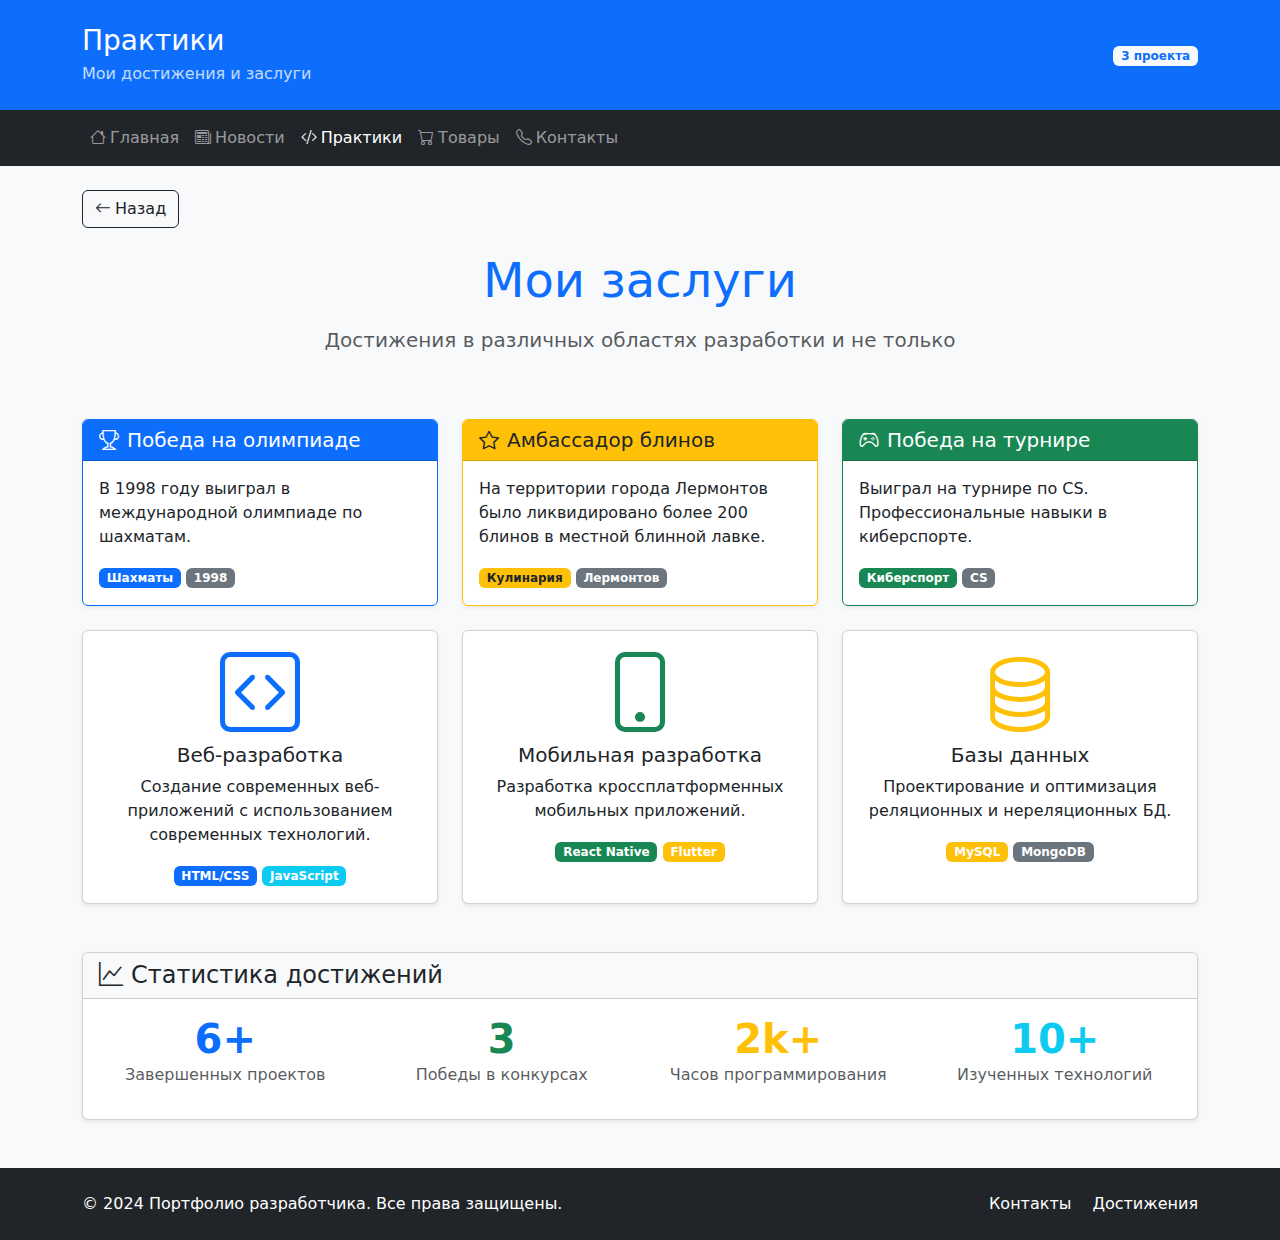
<file: pages/practices.html>
<!DOCTYPE html>
<html lang="ru">
<head>
    <meta charset="UTF-8">
    <meta name="viewport" content="width=device-width, initial-scale=1.0">
    <title>Практики - Портфолио</title>
    <link href="https://cdn.jsdelivr.net/npm/bootstrap@5.3.2/dist/css/bootstrap.min.css" rel="stylesheet">
    <link rel="stylesheet" href="https://cdn.jsdelivr.net/npm/bootstrap-icons@1.11.1/font/bootstrap-icons.css">
    <link rel="icon" href="../images/favicon.ico" type="image/x-icon">
</head>
<body class="bg-light">
    <div class="container-fluid p-0">
        <!-- Header -->
        <header class="bg-primary text-white py-4">
            <div class="container">
                <div class="row align-items-center">
                    <div class="col">
                        <h1 class="h3 mb-1">Практики</h1>
                        <p class="mb-0 opacity-75">Мои достижения и заслуги</p>
                    </div>
                    <div class="col-auto">
                        <span class="badge bg-light text-primary">3 проекта</span>
                    </div>
                </div>
            </div>
        </header>

        <!-- Navigation -->
        <nav class="navbar navbar-expand-lg navbar-dark bg-dark">
            <div class="container">
                <button class="navbar-toggler" type="button" data-bs-toggle="collapse" data-bs-target="#navbarNav">
                    <span class="navbar-toggler-icon"></span>
                </button>
                <div class="collapse navbar-collapse" id="navbarNav">
                    <ul class="navbar-nav">
                        <li class="nav-item">
                            <a class="nav-link" href="../index.html">
                                <i class="bi bi-house me-1"></i>Главная
                            </a>
                        </li>
                        <li class="nav-item">
                            <a class="nav-link" href="news.html">
                                <i class="bi bi-newspaper me-1"></i>Новости
                            </a>
                        </li>
                        <li class="nav-item">
                            <a class="nav-link active" href="practices.html">
                                <i class="bi bi-code-slash me-1"></i>Практики
                            </a>
                        </li>
                        <li class="nav-item">
                            <a class="nav-link" href="goods.html">
                                <i class="bi bi-cart me-1"></i>Товары
                            </a>
                        </li>
                        <li class="nav-item">
                            <a class="nav-link" href="contacts.html">
                                <i class="bi bi-telephone me-1"></i>Контакты
                            </a>
                        </li>
                    </ul>
                </div>
            </div>
        </nav>

        <!-- Main Content -->
        <main class="container my-4">
            <!-- Back Button -->
            <div class="row mb-4">
                <div class="col-12">
                    <button class="btn btn-outline-dark" onclick="history.back()">
                        <i class="bi bi-arrow-left me-1"></i>Назад
                    </button>
                </div>
            </div>

            <!-- Page Header -->
            <div class="row mb-5">
                <div class="col-12 text-center">
                    <h2 class="display-5 text-primary mb-3">Мои заслуги</h2>
                    <p class="lead text-muted">Достижения в различных областях разработки и не только</p>
                </div>
            </div>

            <!-- Practices Grid -->
            <div class="row g-4">
                <!-- Practice 1 -->
                <div class="col-md-6 col-lg-4">
                    <div class="card h-100 shadow-sm border-primary">
                        <div class="card-header bg-primary text-white">
                            <h5 class="card-title mb-0">
                                <i class="bi bi-trophy me-2"></i>Победа на олимпиаде
                            </h5>
                        </div>
                        <div class="card-body">
                            <p class="card-text">В 1998 году выиграл в международной олимпиаде по шахматам.</p>
                            <div class="mt-auto">
                                <span class="badge bg-primary">Шахматы</span>
                                <span class="badge bg-secondary">1998</span>
                            </div>
                        </div>
                    </div>
                </div>

                <!-- Practice 2 -->
                <div class="col-md-6 col-lg-4">
                    <div class="card h-100 shadow-sm border-warning">
                        <div class="card-header bg-warning text-dark">
                            <h5 class="card-title mb-0">
                                <i class="bi bi-star me-2"></i>Амбассадор блинов
                            </h5>
                        </div>
                        <div class="card-body">
                            <p class="card-text">На территории города Лермонтов было ликвидировано более 200 блинов в местной блинной лавке.</p>
                            <div class="mt-auto">
                                <span class="badge bg-warning text-dark">Кулинария</span>
                                <span class="badge bg-secondary">Лермонтов</span>
                            </div>
                        </div>
                    </div>
                </div>

                <!-- Practice 3 -->
                <div class="col-md-6 col-lg-4">
                    <div class="card h-100 shadow-sm border-success">
                        <div class="card-header bg-success text-white">
                            <h5 class="card-title mb-0">
                                <i class="bi bi-controller me-2"></i>Победа на турнире
                            </h5>
                        </div>
                        <div class="card-body">
                            <p class="card-text">Выиграл на турнире по CS. Профессиональные навыки в киберспорте.</p>
                            <div class="mt-auto">
                                <span class="badge bg-success">Киберспорт</span>
                                <span class="badge bg-secondary">CS</span>
                            </div>
                        </div>
                    </div>
                </div>

                <!-- Additional Practice Cards -->
                <div class="col-md-6 col-lg-4">
                    <div class="card h-100 shadow-sm">
                        <div class="card-body text-center">
                            <i class="bi bi-code-square display-1 text-primary mb-3"></i>
                            <h5 class="card-title">Веб-разработка</h5>
                            <p class="card-text">Создание современных веб-приложений с использованием современных технологий.</p>
                            <div class="mt-auto">
                                <span class="badge bg-primary">HTML/CSS</span>
                                <span class="badge bg-info">JavaScript</span>
                            </div>
                        </div>
                    </div>
                </div>

                <div class="col-md-6 col-lg-4">
                    <div class="card h-100 shadow-sm">
                        <div class="card-body text-center">
                            <i class="bi bi-phone display-1 text-success mb-3"></i>
                            <h5 class="card-title">Мобильная разработка</h5>
                            <p class="card-text">Разработка кроссплатформенных мобильных приложений.</p>
                            <div class="mt-auto">
                                <span class="badge bg-success">React Native</span>
                                <span class="badge bg-warning">Flutter</span>
                            </div>
                        </div>
                    </div>
                </div>

                <div class="col-md-6 col-lg-4">
                    <div class="card h-100 shadow-sm">
                        <div class="card-body text-center">
                            <i class="bi bi-database display-1 text-warning mb-3"></i>
                            <h5 class="card-title">Базы данных</h5>
                            <p class="card-text">Проектирование и оптимизация реляционных и нереляционных БД.</p>
                            <div class="mt-auto">
                                <span class="badge bg-warning">MySQL</span>
                                <span class="badge bg-secondary">MongoDB</span>
                            </div>
                        </div>
                    </div>
                </div>
            </div>

            <!-- Statistics Section -->
            <div class="row mt-5">
                <div class="col-12">
                    <div class="card shadow-sm">
                        <div class="card-header bg-light">
                            <h4 class="card-title mb-0">
                                <i class="bi bi-graph-up me-2"></i>Статистика достижений
                            </h4>
                        </div>
                        <div class="card-body">
                            <div class="row text-center">
                                <div class="col-md-3 mb-3">
                                    <div class="display-6 text-primary fw-bold">6+</div>
                                    <div class="text-muted">Завершенных проектов</div>
                                </div>
                                <div class="col-md-3 mb-3">
                                    <div class="display-6 text-success fw-bold">3</div>
                                    <div class="text-muted">Победы в конкурсах</div>
                                </div>
                                <div class="col-md-3 mb-3">
                                    <div class="display-6 text-warning fw-bold">2k+</div>
                                    <div class="text-muted">Часов программирования</div>
                                </div>
                                <div class="col-md-3 mb-3">
                                    <div class="display-6 text-info fw-bold">10+</div>
                                    <div class="text-muted">Изученных технологий</div>
                                </div>
                            </div>
                        </div>
                    </div>
                </div>
            </div>
        </main>

        <!-- Footer -->
        <footer class="bg-dark text-white py-4 mt-5">
            <div class="container">
                <div class="row align-items-center">
                    <div class="col-md-6">
                        <p class="mb-0">&copy; 2024 Портфолио разработчика. Все права защищены.</p>
                    </div>
                    <div class="col-md-6 text-md-end">
                        <a href="contacts.html" class="text-white text-decoration-none me-3">Контакты</a>
                        <a href="#" class="text-white text-decoration-none">Достижения</a>
                    </div>
                </div>
            </div>
        </footer>
    </div>

    <script src="https://cdn.jsdelivr.net/npm/bootstrap@5.3.2/dist/js/bootstrap.bundle.min.js"></script>
</body>
</html>
</file>
